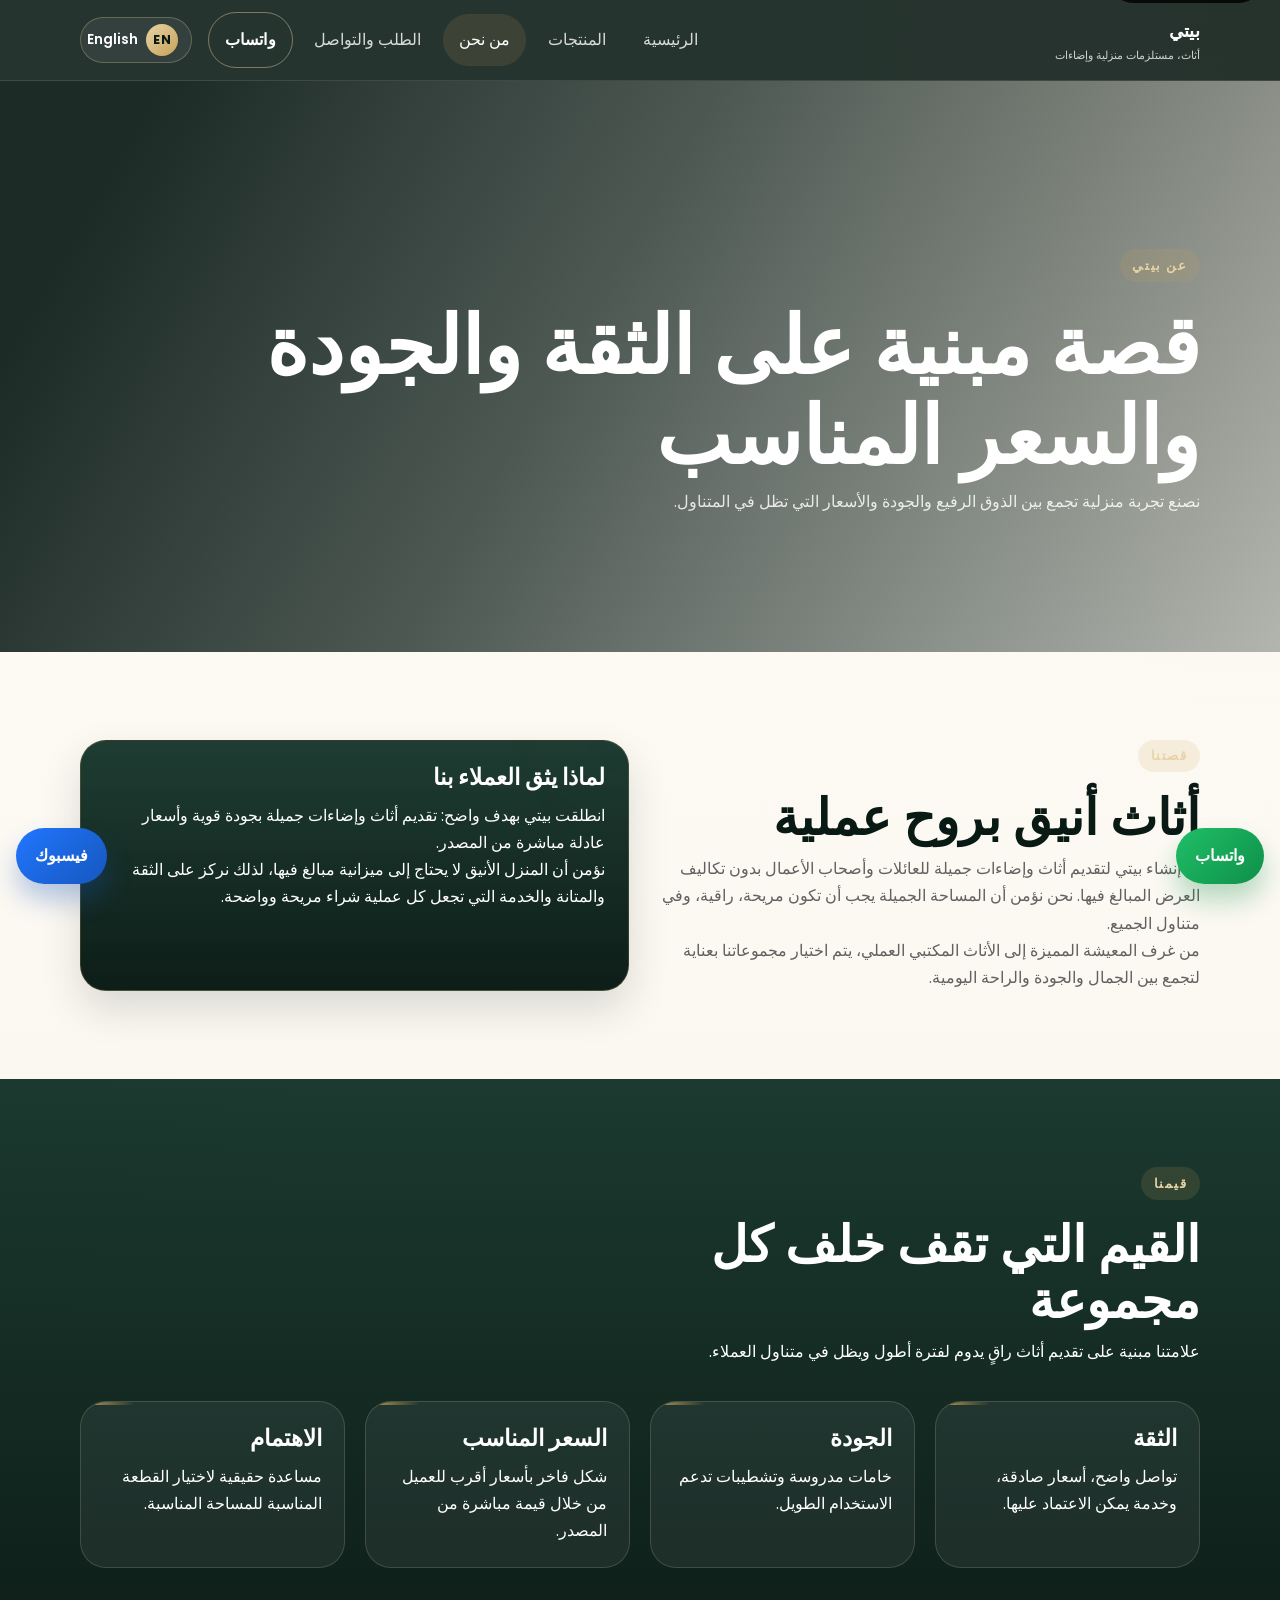
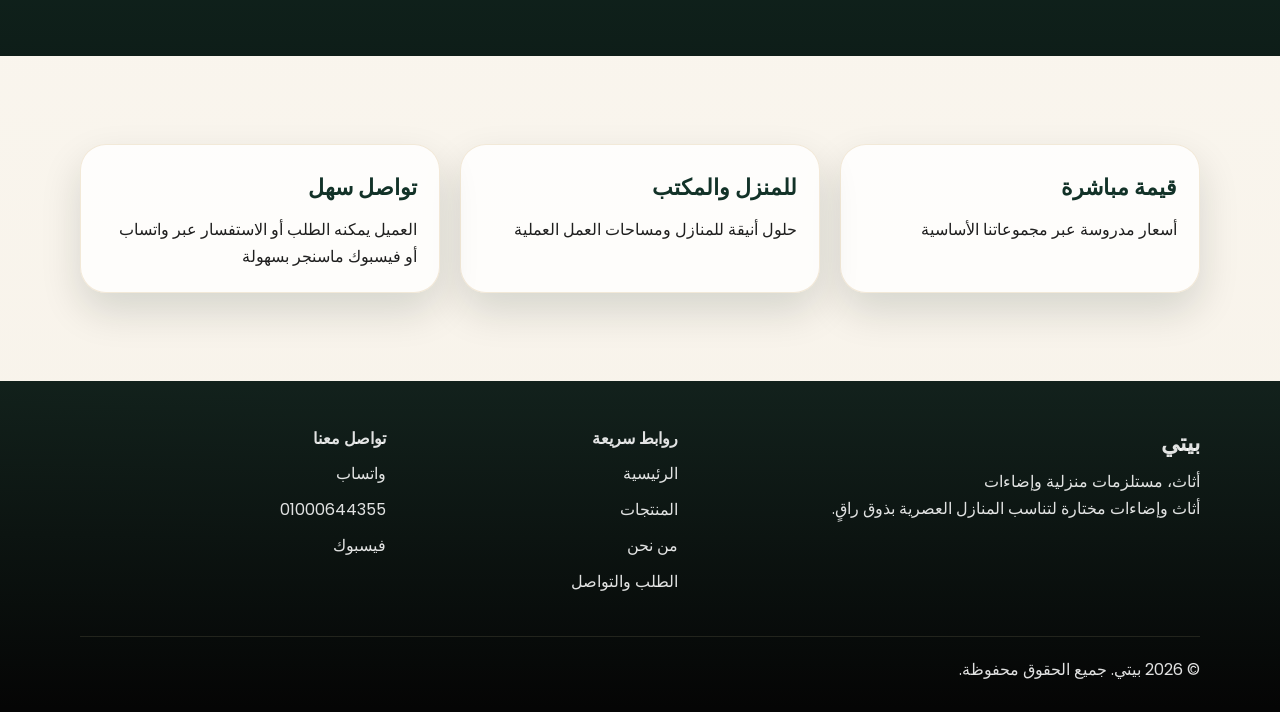
<file: about-ar.html>
<!DOCTYPE html>
<html lang="ar" dir="rtl">
<head>
  <meta charset="UTF-8">
  <meta name="viewport" content="width=device-width, initial-scale=1.0">
  <meta name="description" content="تعرف على بيتي، علامة مبنية على الثقة والجودة والسعر المناسب.">
  <title>بيتي | من نحن</title>
  <meta property="og:title" content="Beity | About Us">
  <meta property="og:description" content="Learn about Beity, a furniture brand built on trust, quality, and affordability.">
  <meta property="og:image" content="https://images.unsplash.com/photo-1524758631624-e2822e304c36?auto=format&fit=crop&w=1200&q=80">
  <meta property="og:type" content="website">
  <link rel="preconnect" href="https://fonts.googleapis.com">
  <link rel="preconnect" href="https://fonts.gstatic.com" crossorigin>
  <link href="https://fonts.googleapis.com/css2?family=Playfair+Display:wght@500;600;700&family=Poppins:wght@300;400;500;600;700&display=swap" rel="stylesheet">
  <link rel="stylesheet" href="styles.css">
</head>
<body>
  <a class="skip-link" href="#main-content">تخطى إلى المحتوى</a>

  <header class="site-header">
    <div class="container">
      <nav class="navbar" aria-label="التنقل الرئيسي">
        <a class="brand" href="index-ar.html" aria-label="الصفحة الرئيسية لبيتي">
          <span class="brand-text">
            <strong>بيتي</strong>
            <small>أثاث، مستلزمات منزلية وإضاءات</small>
          </span>
        </a>

        <div class="nav-menu" id="nav-menu">
          <a class="nav-link" href="index-ar.html">الرئيسية</a>
          <a class="nav-link" href="products-ar.html">المنتجات</a>
          <a class="nav-link active" href="about-ar.html" aria-current="page">من نحن</a>
          <a class="nav-link" href="contact-ar.html">الطلب والتواصل</a>
          <a class="button button-sm button-outline" href="https://wa.me/201000644355?text=%D9%85%D8%B1%D8%AD%D8%A8%D8%A7%D9%8B%20%D8%A8%D9%8A%D8%AA%D9%8A%D8%8C%20%D8%A3%D8%B1%D9%8A%D8%AF%20%D9%85%D8%B9%D8%B1%D9%81%D8%A9%20%D9%85%D8%B2%D9%8A%D8%AF%20%D8%B9%D9%86%20%D8%B9%D9%84%D8%A7%D9%85%D8%AA%D9%83%D9%85." target="_blank" rel="noopener noreferrer">واتساب</a>
        </div>

        <div class="navbar-actions">
          <a class="lang-switch" href="about.html" aria-label="التبديل إلى الإنجليزية">
            <span class="lang-switch-code">EN</span>
            <span class="lang-switch-text">English</span>
          </a>

          <button class="nav-toggle" type="button" aria-expanded="false" aria-controls="nav-menu" aria-label="فتح القائمة" data-open-label="فتح القائمة" data-close-label="إغلاق القائمة">
            <span></span>
            <span></span>
            <span></span>
          </button>
        </div>

        <button class="nav-backdrop" type="button" aria-label="إغلاق التنقل"></button>
      </nav>
    </div>
  </header>

  <main id="main-content">
    <section class="page-hero page-hero-about">
      <div class="container reveal">
        <span class="eyebrow">عن بيتي</span>
        <h1>قصة مبنية على الثقة والجودة والسعر المناسب</h1>
        <p>نصنع تجربة منزلية تجمع بين الذوق الرفيع والجودة والأسعار التي تظل في المتناول.</p>
      </div>
    </section>

    <section class="section">
      <div class="container split-layout">
        <div class="split-content reveal">
          <span class="eyebrow">قصتنا</span>
          <h2>أثاث أنيق بروح عملية</h2>
          <p>تم إنشاء بيتي لتقديم أثاث وإضاءات جميلة للعائلات وأصحاب الأعمال بدون تكاليف العرض المبالغ فيها. نحن نؤمن أن المساحة الجميلة يجب أن تكون مريحة، راقية، وفي متناول الجميع.</p>
          <p>من غرف المعيشة المميزة إلى الأثاث المكتبي العملي، يتم اختيار مجموعاتنا بعناية لتجمع بين الجمال والجودة والراحة اليومية.</p>
        </div>
        <div class="split-card reveal">
          <h3>لماذا يثق العملاء بنا</h3>
          <p>انطلقت بيتي بهدف واضح: تقديم أثاث وإضاءات جميلة بجودة قوية وأسعار عادلة مباشرة من المصدر.</p>
          <p>نؤمن أن المنزل الأنيق لا يحتاج إلى ميزانية مبالغ فيها، لذلك نركز على الثقة والمتانة والخدمة التي تجعل كل عملية شراء مريحة وواضحة.</p>
        </div>
      </div>
    </section>

    <section class="section section-alt">
      <div class="container">
        <div class="section-heading reveal">
          <span class="eyebrow">قيمنا</span>
          <h2>القيم التي تقف خلف كل مجموعة</h2>
          <p>علامتنا مبنية على تقديم أثاث راقٍ يدوم لفترة أطول ويظل في متناول العملاء.</p>
        </div>

        <div class="feature-grid">
          <article class="feature-card reveal">
            <h3>الثقة</h3>
            <p>تواصل واضح، أسعار صادقة، وخدمة يمكن الاعتماد عليها.</p>
          </article>
          <article class="feature-card reveal">
            <h3>الجودة</h3>
            <p>خامات مدروسة وتشطيبات تدعم الاستخدام الطويل.</p>
          </article>
          <article class="feature-card reveal">
            <h3>السعر المناسب</h3>
            <p>شكل فاخر بأسعار أقرب للعميل من خلال قيمة مباشرة من المصدر.</p>
          </article>
          <article class="feature-card reveal">
            <h3>الاهتمام</h3>
            <p>مساعدة حقيقية لاختيار القطعة المناسبة للمساحة المناسبة.</p>
          </article>
        </div>
      </div>
    </section>

    <section class="section">
      <div class="container stats-grid">
        <article class="stat-card reveal">
          <strong>قيمة مباشرة</strong>
          <span>أسعار مدروسة عبر مجموعاتنا الأساسية</span>
        </article>
        <article class="stat-card reveal">
          <strong>للمنزل والمكتب</strong>
          <span>حلول أنيقة للمنازل ومساحات العمل العملية</span>
        </article>
        <article class="stat-card reveal">
          <strong>تواصل سهل</strong>
          <span>العميل يمكنه الطلب أو الاستفسار عبر واتساب أو فيسبوك ماسنجر بسهولة</span>
        </article>
      </div>
    </section>
  </main>

  <footer class="site-footer">
    <div class="container footer-content">
      <div>
        <h3>بيتي</h3>
        <p>أثاث، مستلزمات منزلية وإضاءات</p>
        <p>أثاث وإضاءات مختارة لتناسب المنازل العصرية بذوق راقٍ.</p>
      </div>
      <div>
        <h4>روابط سريعة</h4>
        <a href="index-ar.html">الرئيسية</a>
        <a href="products-ar.html">المنتجات</a>
        <a href="about-ar.html">من نحن</a>
        <a href="contact-ar.html">الطلب والتواصل</a>
      </div>
      <div>
        <h4>تواصل معنا</h4>
        <a href="https://wa.me/201000644355" target="_blank" rel="noopener noreferrer">واتساب</a>
        <a href="tel:+201000644355">01000644355</a>
        <a href="https://www.facebook.com/profile.php?id=61565101641200" target="_blank" rel="noopener noreferrer">فيسبوك</a>
      </div>
    </div>
    <div class="container footer-bottom">
      <p>© 2026 بيتي. جميع الحقوق محفوظة.</p>
    </div>
  </footer>

  <a class="floating-facebook" href="https://www.facebook.com/profile.php?id=61565101641200" target="_blank" rel="noopener noreferrer" aria-label="افتح فيسبوك">
    <span>فيسبوك</span>
  </a>
  <a class="floating-whatsapp" href="https://wa.me/201000644355?text=%D9%85%D8%B1%D8%AD%D8%A8%D8%A7%D9%8B%20%D8%A8%D9%8A%D8%AA%D9%8A%D8%8C%20%D8%A3%D8%B1%D9%8A%D8%AF%20%D9%85%D8%B9%D8%B1%D9%81%D8%A9%20%D9%85%D8%B2%D9%8A%D8%AF%20%D8%B9%D9%86%20%D8%B9%D9%84%D8%A7%D9%85%D8%AA%D9%83%D9%85." target="_blank" rel="noopener noreferrer" aria-label="التواصل على واتساب">
    <span>واتساب</span>
  </a>

  <script src="script.js"></script>
</body>
</html>
</file>
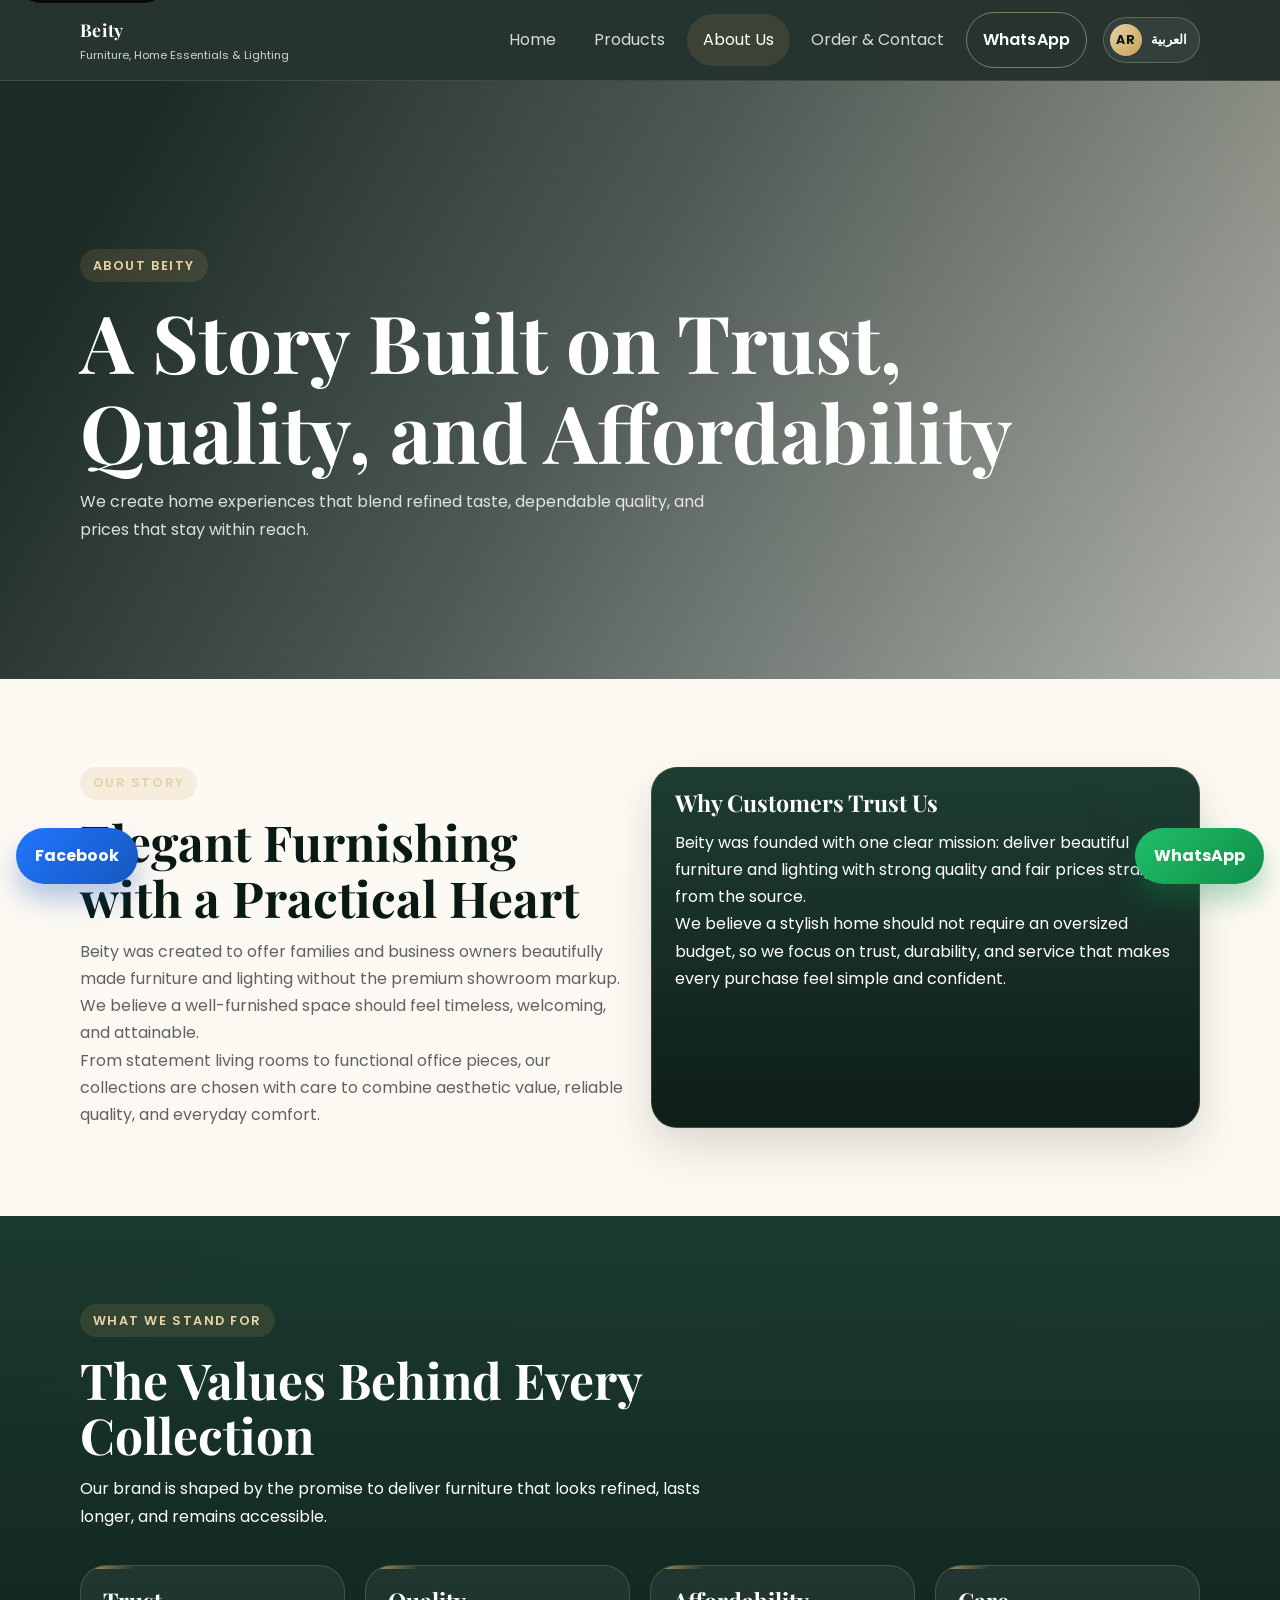
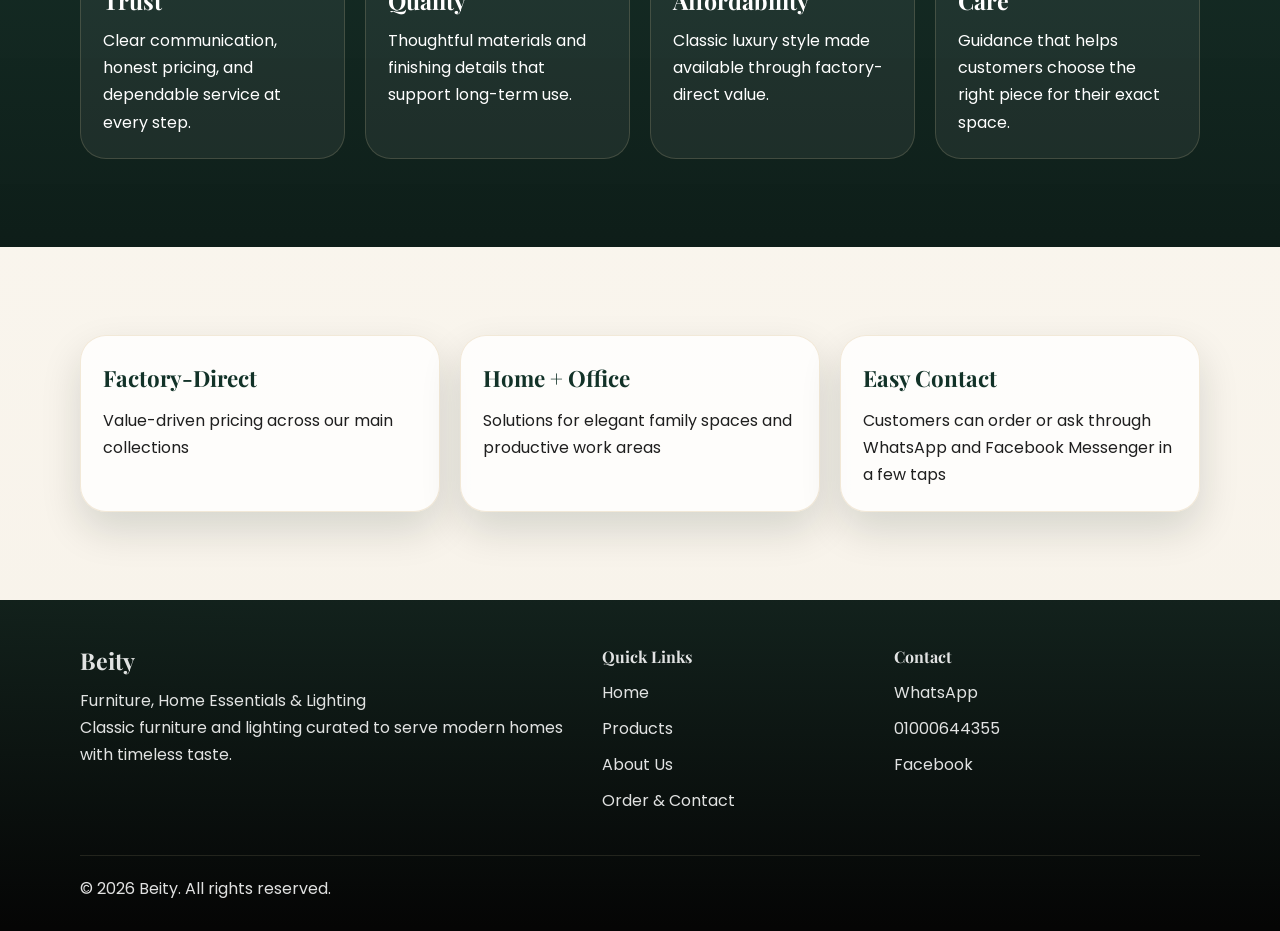
<file: about.html>
<!DOCTYPE html>
<html lang="en">
<head>
  <meta charset="UTF-8">
  <meta name="viewport" content="width=device-width, initial-scale=1.0">
  <meta name="description" content="Learn more about Beity, a brand built on trust, quality, and affordability.">
  <title>Beity | About Us</title>
  <meta property="og:title" content="Beity | About Us">
  <meta property="og:description" content="Learn about Beity, a furniture brand built on trust, quality, and affordability.">
  <meta property="og:image" content="https://images.unsplash.com/photo-1524758631624-e2822e304c36?auto=format&fit=crop&w=1200&q=80">
  <meta property="og:type" content="website">
  <link rel="preconnect" href="https://fonts.googleapis.com">
  <link rel="preconnect" href="https://fonts.gstatic.com" crossorigin>
  <link href="https://fonts.googleapis.com/css2?family=Playfair+Display:wght@500;600;700&family=Poppins:wght@300;400;500;600;700&display=swap" rel="stylesheet">
  <link rel="stylesheet" href="styles.css">
</head>
<body>
  <a class="skip-link" href="#main-content">Skip to content</a>

  <header class="site-header">
    <div class="container">
      <nav class="navbar" aria-label="Primary navigation">
        <a class="brand" href="index.html" aria-label="Beity home">
          <span class="brand-text">
            <strong>Beity</strong>
            <small>Furniture, Home Essentials &amp; Lighting</small>
          </span>
        </a>

        <div class="nav-menu" id="nav-menu">
          <a class="nav-link" href="index.html">Home</a>
          <a class="nav-link" href="products.html">Products</a>
          <a class="nav-link active" href="about.html" aria-current="page">About Us</a>
          <a class="nav-link" href="contact.html">Order &amp; Contact</a>
          <a class="button button-sm button-outline" href="https://wa.me/201000644355?text=Hello%20Beity%2C%20I%20would%20like%20to%20know%20more%20about%20your%20brand." target="_blank" rel="noopener noreferrer">WhatsApp</a>
        </div>

        <div class="navbar-actions">
          <a class="lang-switch" href="about-ar.html" aria-label="Switch to Arabic">
            <span class="lang-switch-code">AR</span>
            <span class="lang-switch-text">العربية</span>
          </a>

          <button class="nav-toggle" type="button" aria-expanded="false" aria-controls="nav-menu" aria-label="Open menu" data-open-label="Open menu" data-close-label="Close menu">
            <span></span>
            <span></span>
            <span></span>
          </button>
        </div>

        <button class="nav-backdrop" type="button" aria-label="Close navigation"></button>
      </nav>
    </div>
  </header>

  <main id="main-content">
    <section class="page-hero page-hero-about">
      <div class="container reveal">
        <span class="eyebrow">About Beity</span>
        <h1>A Story Built on Trust, Quality, and Affordability</h1>
        <p>We create home experiences that blend refined taste, dependable quality, and prices that stay within reach.</p>
      </div>
    </section>

    <section class="section">
      <div class="container split-layout">
        <div class="split-content reveal">
          <span class="eyebrow">Our Story</span>
          <h2>Elegant Furnishing with a Practical Heart</h2>
          <p>Beity was created to offer families and business owners beautifully made furniture and lighting without the premium showroom markup. We believe a well-furnished space should feel timeless, welcoming, and attainable.</p>
          <p>From statement living rooms to functional office pieces, our collections are chosen with care to combine aesthetic value, reliable quality, and everyday comfort.</p>
        </div>
        <div class="split-card reveal">
          <h3>Why Customers Trust Us</h3>
          <p>Beity was founded with one clear mission: deliver beautiful furniture and lighting with strong quality and fair prices straight from the source.</p>
          <p>We believe a stylish home should not require an oversized budget, so we focus on trust, durability, and service that makes every purchase feel simple and confident.</p>
        </div>
      </div>
    </section>

    <section class="section section-alt">
      <div class="container">
        <div class="section-heading reveal">
          <span class="eyebrow">What We Stand For</span>
          <h2>The Values Behind Every Collection</h2>
          <p>Our brand is shaped by the promise to deliver furniture that looks refined, lasts longer, and remains accessible.</p>
        </div>

        <div class="feature-grid">
          <article class="feature-card reveal">
            <h3>Trust</h3>
            <p>Clear communication, honest pricing, and dependable service at every step.</p>
          </article>
          <article class="feature-card reveal">
            <h3>Quality</h3>
            <p>Thoughtful materials and finishing details that support long-term use.</p>
          </article>
          <article class="feature-card reveal">
            <h3>Affordability</h3>
            <p>Classic luxury style made available through factory-direct value.</p>
          </article>
          <article class="feature-card reveal">
            <h3>Care</h3>
            <p>Guidance that helps customers choose the right piece for their exact space.</p>
          </article>
        </div>
      </div>
    </section>

    <section class="section">
      <div class="container stats-grid">
        <article class="stat-card reveal">
          <strong>Factory-Direct</strong>
          <span>Value-driven pricing across our main collections</span>
        </article>
        <article class="stat-card reveal">
          <strong>Home + Office</strong>
          <span>Solutions for elegant family spaces and productive work areas</span>
        </article>
        <article class="stat-card reveal">
          <strong>Easy Contact</strong>
          <span>Customers can order or ask through WhatsApp and Facebook Messenger in a few taps</span>
        </article>
      </div>
    </section>
  </main>

  <footer class="site-footer">
    <div class="container footer-content">
      <div>
        <h3>Beity</h3>
        <p>Furniture, Home Essentials &amp; Lighting</p>
        <p>Classic furniture and lighting curated to serve modern homes with timeless taste.</p>
      </div>
      <div>
        <h4>Quick Links</h4>
        <a href="index.html">Home</a>
        <a href="products.html">Products</a>
        <a href="about.html">About Us</a>
        <a href="contact.html">Order &amp; Contact</a>
      </div>
      <div>
        <h4>Contact</h4>
        <a href="https://wa.me/201000644355" target="_blank" rel="noopener noreferrer">WhatsApp</a>
        <a href="tel:+201000644355">01000644355</a>
        <a href="https://www.facebook.com/profile.php?id=61565101641200" target="_blank" rel="noopener noreferrer">Facebook</a>
      </div>
    </div>
    <div class="container footer-bottom">
      <p>&copy; 2026 Beity. All rights reserved.</p>
    </div>
  </footer>

  <a class="floating-facebook" href="https://www.facebook.com/profile.php?id=61565101641200" target="_blank" rel="noopener noreferrer" aria-label="Open Facebook">
    <span>Facebook</span>
  </a>
  <a class="floating-whatsapp" href="https://wa.me/201000644355?text=Hello%20Beity%2C%20I%20want%20to%20know%20more%20about%20your%20brand." target="_blank" rel="noopener noreferrer" aria-label="Chat on WhatsApp">
    <span>WhatsApp</span>
  </a>

  <script src="script.js"></script>
</body>
</html>
</file>
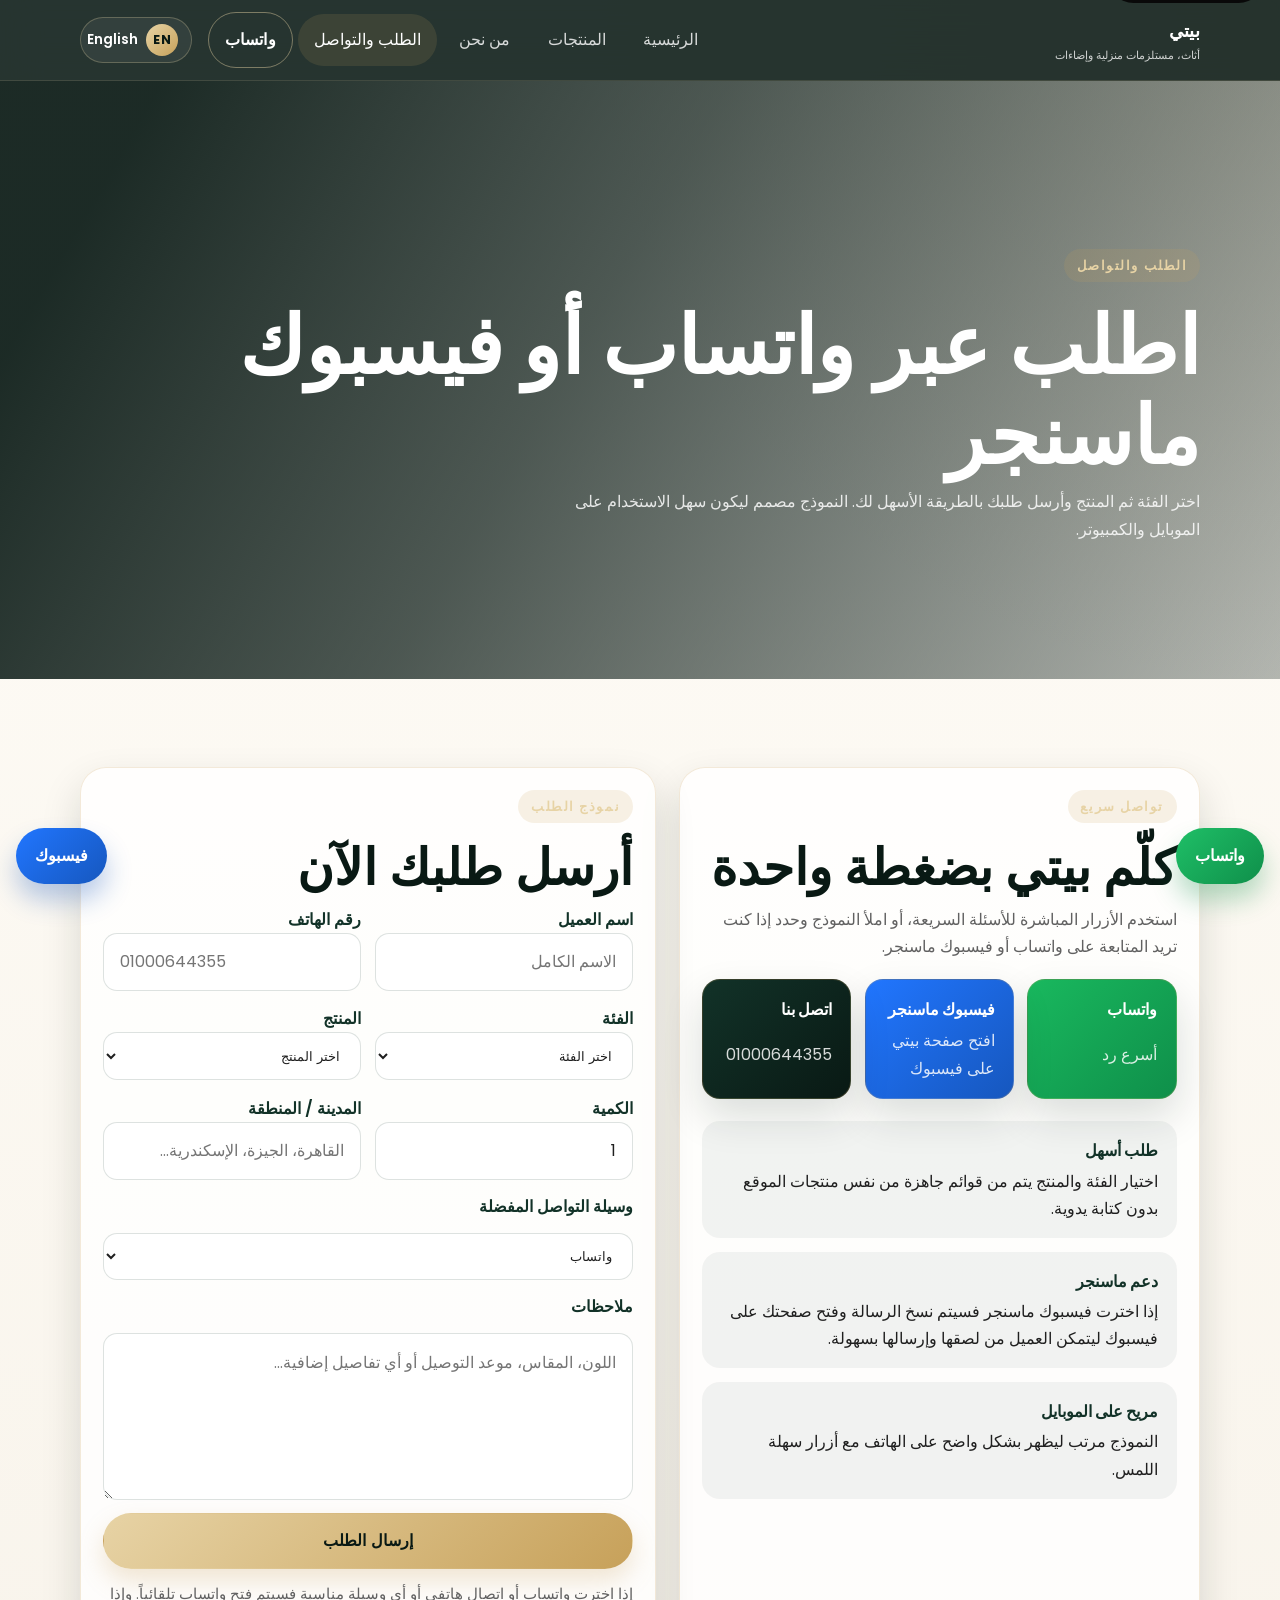
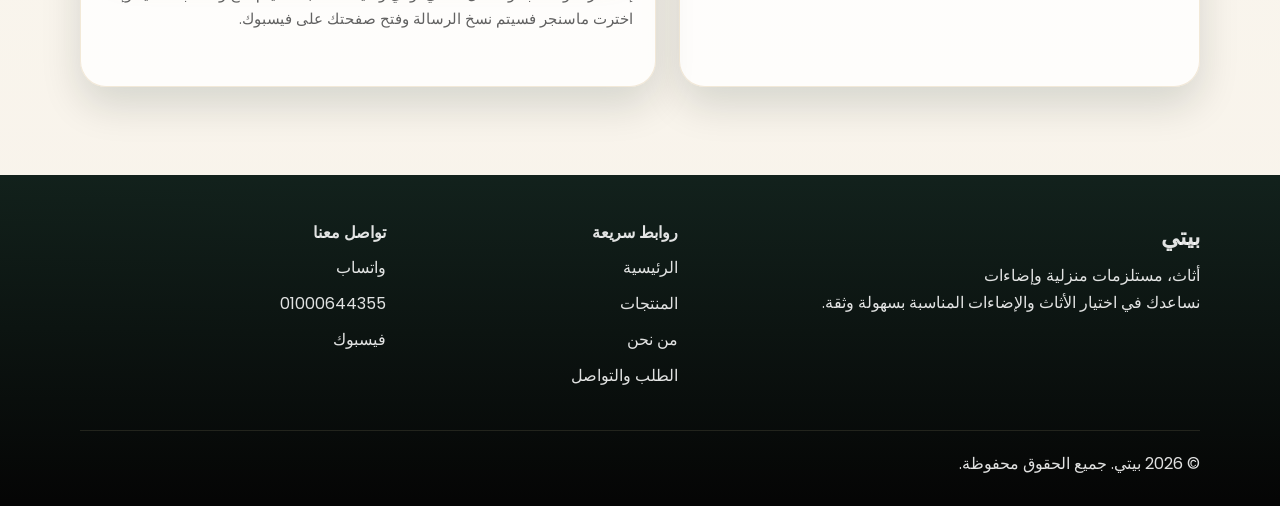
<file: contact-ar.html>
<!DOCTYPE html>
<html lang="ar" dir="rtl">
<head>
  <meta charset="UTF-8">
  <meta name="viewport" content="width=device-width, initial-scale=1.0">
  <meta name="description" content="اطلب من بيتي عبر واتساب أو فيسبوك ماسنجر أو نموذج طلب بسيط وسهل على الموبايل.">
  <title>بيتي | الطلب والتواصل</title>
  <meta property="og:title" content="Beity | Order & Contact">
  <meta property="og:description" content="Order from Beity through WhatsApp or Facebook Messenger with a simple mobile-friendly form.">
  <meta property="og:image" content="https://images.unsplash.com/photo-1497366754035-f200968a6e72?auto=format&fit=crop&w=1200&q=80">
  <meta property="og:type" content="website">
  <link rel="preconnect" href="https://fonts.googleapis.com">
  <link rel="preconnect" href="https://fonts.gstatic.com" crossorigin>
  <link href="https://fonts.googleapis.com/css2?family=Playfair+Display:wght@500;600;700&family=Poppins:wght@300;400;500;600;700&display=swap" rel="stylesheet">
  <link rel="stylesheet" href="styles.css">
</head>
<body>
  <a class="skip-link" href="#main-content">تخطى إلى المحتوى</a>

  <header class="site-header">
    <div class="container">
      <nav class="navbar" aria-label="التنقل الرئيسي">
        <a class="brand" href="index-ar.html" aria-label="الصفحة الرئيسية لبيتي">
          <span class="brand-text">
            <strong>بيتي</strong>
            <small>أثاث، مستلزمات منزلية وإضاءات</small>
          </span>
        </a>

        <div class="nav-menu" id="nav-menu">
          <a class="nav-link" href="index-ar.html">الرئيسية</a>
          <a class="nav-link" href="products-ar.html">المنتجات</a>
          <a class="nav-link" href="about-ar.html">من نحن</a>
          <a class="nav-link active" href="contact-ar.html" aria-current="page">الطلب والتواصل</a>
          <a class="button button-sm button-outline" href="https://wa.me/201000644355?text=%D9%85%D8%B1%D8%AD%D8%A8%D8%A7%D9%8B%20%D8%A8%D9%8A%D8%AA%D9%8A%D8%8C%20%D8%A3%D8%B1%D9%8A%D8%AF%20%D8%A7%D9%84%D8%AA%D9%88%D8%A7%D8%B5%D9%84%20%D9%85%D8%B9%D9%83%D9%85." target="_blank" rel="noopener noreferrer">واتساب</a>
        </div>

        <div class="navbar-actions">
          <a class="lang-switch" href="contact.html" aria-label="التبديل إلى الإنجليزية">
            <span class="lang-switch-code">EN</span>
            <span class="lang-switch-text">English</span>
          </a>

          <button class="nav-toggle" type="button" aria-expanded="false" aria-controls="nav-menu" aria-label="فتح القائمة" data-open-label="فتح القائمة" data-close-label="إغلاق القائمة">
            <span></span>
            <span></span>
            <span></span>
          </button>
        </div>

        <button class="nav-backdrop" type="button" aria-label="إغلاق التنقل"></button>
      </nav>
    </div>
  </header>

  <main id="main-content">
    <section class="page-hero page-hero-contact">
      <div class="container reveal">
        <span class="eyebrow">الطلب والتواصل</span>
        <h1>اطلب عبر واتساب أو فيسبوك ماسنجر</h1>
        <p>اختر الفئة ثم المنتج وأرسل طلبك بالطريقة الأسهل لك. النموذج مصمم ليكون سهل الاستخدام على الموبايل والكمبيوتر.</p>
      </div>
    </section>

    <section class="section">
      <div class="container contact-layout">
        <div class="contact-panel reveal">
          <span class="eyebrow">تواصل سريع</span>
          <h2>كلّم بيتي بضغطة واحدة</h2>
          <p>استخدم الأزرار المباشرة للأسئلة السريعة، أو املأ النموذج وحدد إذا كنت تريد المتابعة على واتساب أو فيسبوك ماسنجر.</p>

          <div class="quick-contact-grid">
            <a class="quick-contact-card quick-whatsapp" href="https://wa.me/201000644355?text=%D9%85%D8%B1%D8%AD%D8%A8%D8%A7%D9%8B%20%D8%A8%D9%8A%D8%AA%D9%8A%D8%8C%20%D9%84%D8%AF%D9%8A%20%D8%B3%D8%A4%D8%A7%D9%84." target="_blank" rel="noopener noreferrer">
              <strong>واتساب</strong>
              <span>أسرع رد</span>
            </a>
            <a class="quick-contact-card quick-facebook" href="https://www.facebook.com/profile.php?id=61565101641200" target="_blank" rel="noopener noreferrer">
              <strong>فيسبوك ماسنجر</strong>
              <span>افتح صفحة بيتي على فيسبوك</span>
            </a>
            <a class="quick-contact-card quick-call" href="tel:+201000644355">
              <strong>اتصل بنا</strong>
              <span>01000644355</span>
            </a>
          </div>

          <div class="info-list">
            <div class="info-item">
              <strong>طلب أسهل</strong>
              <span>اختيار الفئة والمنتج يتم من قوائم جاهزة من نفس منتجات الموقع بدون كتابة يدوية.</span>
            </div>
            <div class="info-item">
              <strong>دعم ماسنجر</strong>
              <span>إذا اخترت فيسبوك ماسنجر فسيتم نسخ الرسالة وفتح صفحتك على فيسبوك ليتمكن العميل من لصقها وإرسالها بسهولة.</span>
            </div>
            <div class="info-item">
              <strong>مريح على الموبايل</strong>
              <span>النموذج مرتب ليظهر بشكل واضح على الهاتف مع أزرار سهلة اللمس.</span>
            </div>
          </div>
        </div>

        <div class="contact-form-card reveal">
          <span class="eyebrow">نموذج الطلب</span>
          <h2>أرسل طلبك الآن</h2>
          <form class="contact-form" id="orderForm">
            <div class="form-grid">
              <div>
                <label for="customerName">اسم العميل</label>
                <input id="customerName" name="name" type="text" placeholder="الاسم الكامل" required>
              </div>
              <div>
                <label for="customerPhone">رقم الهاتف</label>
                <input id="customerPhone" name="phone" type="tel" inputmode="tel" placeholder="01000644355" required>
              </div>
              <div>
                <label for="productCategory">الفئة</label>
                <select id="productCategory" name="category" required>
                  <option value="">اختر الفئة</option>
                </select>
              </div>
              <div>
                <label for="productName">المنتج</label>
                <select id="productName" name="product" required>
                  <option value="">اختر المنتج</option>
                </select>
              </div>
              <div>
                <label for="quantity">الكمية</label>
                <input id="quantity" name="quantity" type="number" min="1" value="1" required>
              </div>
              <div>
                <label for="city">المدينة / المنطقة</label>
                <input id="city" name="city" type="text" placeholder="القاهرة، الجيزة، الإسكندرية...">
              </div>
            </div>

            <label for="preferredContact">وسيلة التواصل المفضلة</label>
            <select id="preferredContact" name="preferredContact">
              <option value="واتساب">واتساب</option>
              <option value="ماسنجر">فيسبوك ماسنجر</option>
              <option value="اتصال هاتفي">اتصال هاتفي</option>
              <option value="أي وسيلة مناسبة">أي وسيلة مناسبة</option>
            </select>

            <label for="notes">ملاحظات</label>
            <textarea id="notes" name="notes" rows="5" placeholder="اللون، المقاس، موعد التوصيل أو أي تفاصيل إضافية..."></textarea>

            <button class="button button-primary" type="submit">إرسال الطلب</button>
            <p class="form-note">إذا اخترت واتساب أو اتصال هاتفي أو أي وسيلة مناسبة فسيتم فتح واتساب تلقائياً. وإذا اخترت ماسنجر فسيتم نسخ الرسالة وفتح صفحتك على فيسبوك.</p>
            <p class="form-status" id="formStatus" aria-live="polite"></p>
          </form>
        </div>
      </div>
    </section>
  </main>

  <footer class="site-footer">
    <div class="container footer-content">
      <div>
        <h3>بيتي</h3>
        <p>أثاث، مستلزمات منزلية وإضاءات</p>
        <p>نساعدك في اختيار الأثاث والإضاءات المناسبة بسهولة وثقة.</p>
      </div>
      <div>
        <h4>روابط سريعة</h4>
        <a href="index-ar.html">الرئيسية</a>
        <a href="products-ar.html">المنتجات</a>
        <a href="about-ar.html">من نحن</a>
        <a href="contact-ar.html">الطلب والتواصل</a>
      </div>
      <div>
        <h4>تواصل معنا</h4>
        <a href="https://wa.me/201000644355" target="_blank" rel="noopener noreferrer">واتساب</a>
        <a href="tel:+201000644355">01000644355</a>
        <a href="https://www.facebook.com/profile.php?id=61565101641200" target="_blank" rel="noopener noreferrer">فيسبوك</a>
      </div>
    </div>
    <div class="container footer-bottom">
      <p>© 2026 بيتي. جميع الحقوق محفوظة.</p>
    </div>
  </footer>

  <a class="floating-facebook" href="https://www.facebook.com/profile.php?id=61565101641200" target="_blank" rel="noopener noreferrer" aria-label="افتح فيسبوك">
    <span>فيسبوك</span>
  </a>
  <a class="floating-whatsapp" href="https://wa.me/201000644355?text=%D9%85%D8%B1%D8%AD%D8%A8%D8%A7%D9%8B%20%D8%A8%D9%8A%D8%AA%D9%8A%D8%8C%20%D8%A3%D8%B1%D9%8A%D8%AF%20%D8%A7%D9%84%D8%AA%D9%88%D8%A7%D8%B5%D9%84%20%D9%85%D8%B9%D9%83%D9%85." target="_blank" rel="noopener noreferrer" aria-label="التواصل على واتساب">
    <span>واتساب</span>
  </a>

  <script src="script.js"></script>
</body>
</html>
</file>
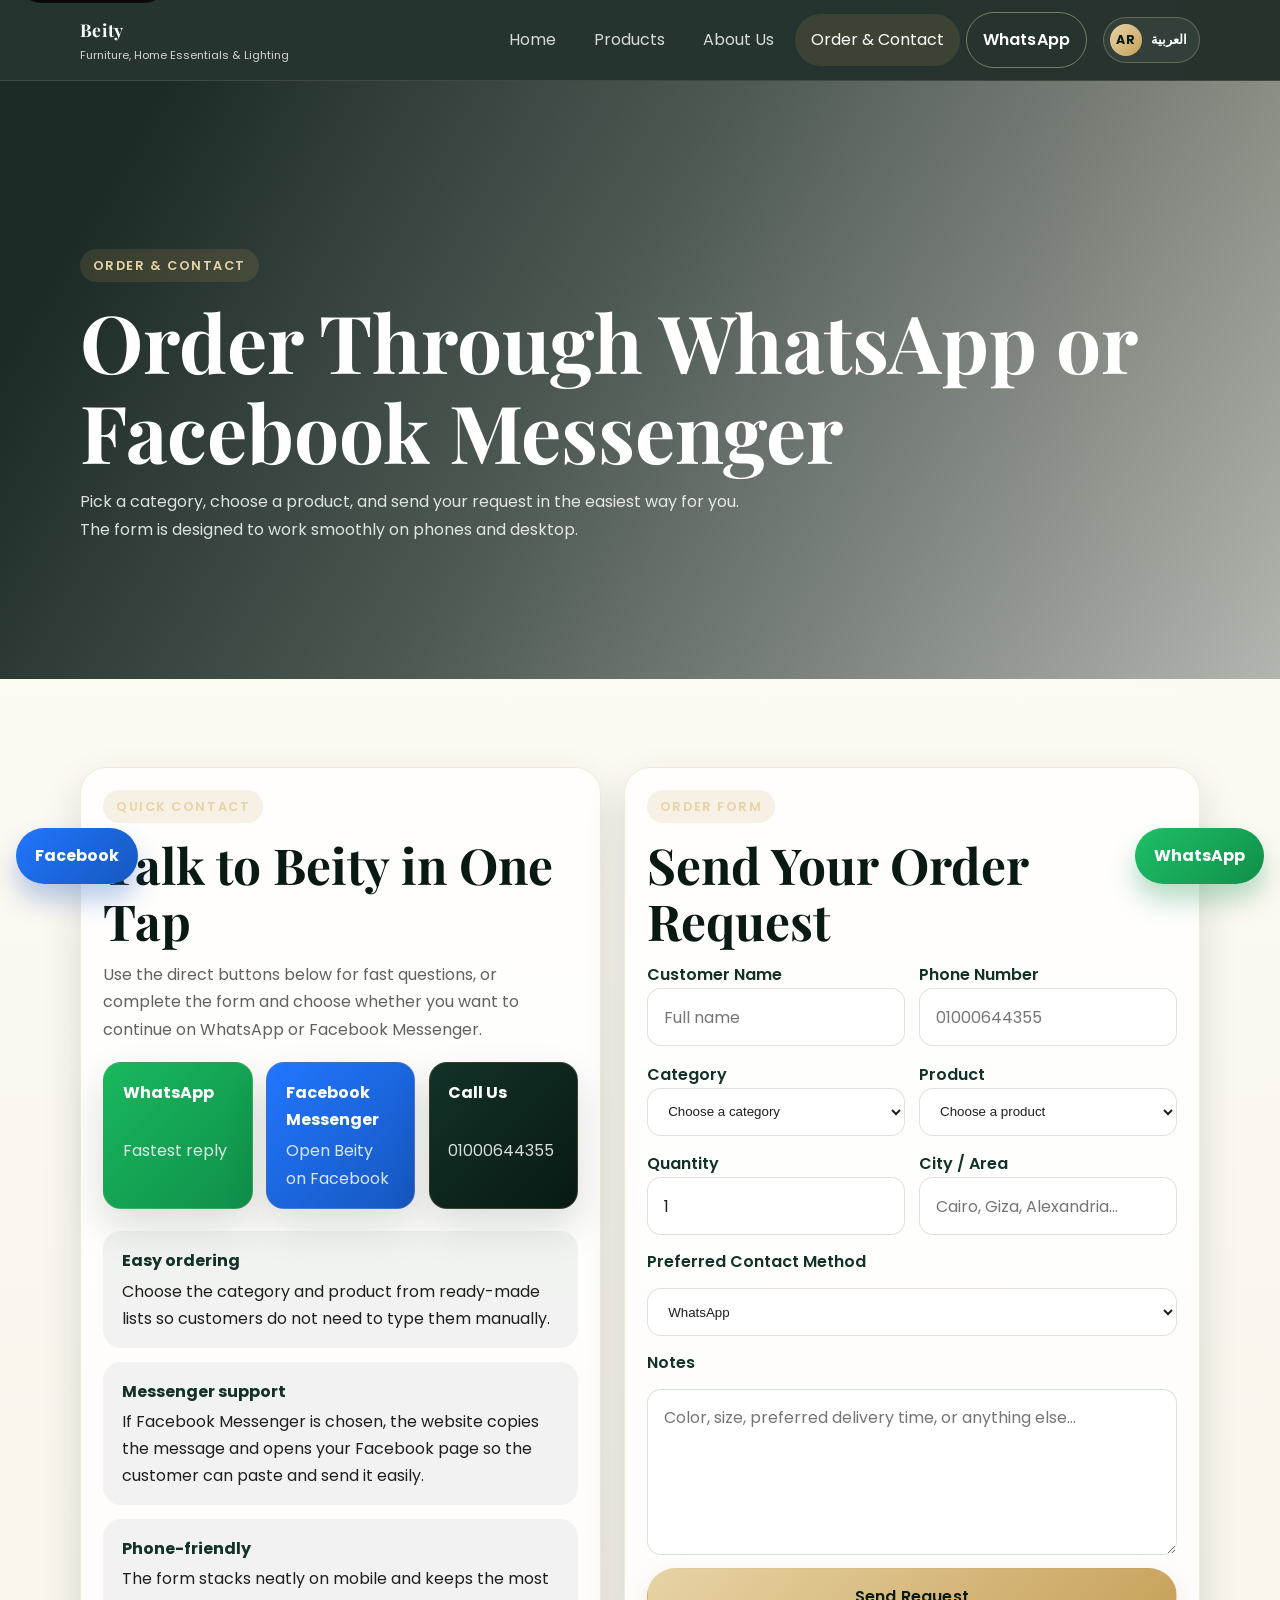
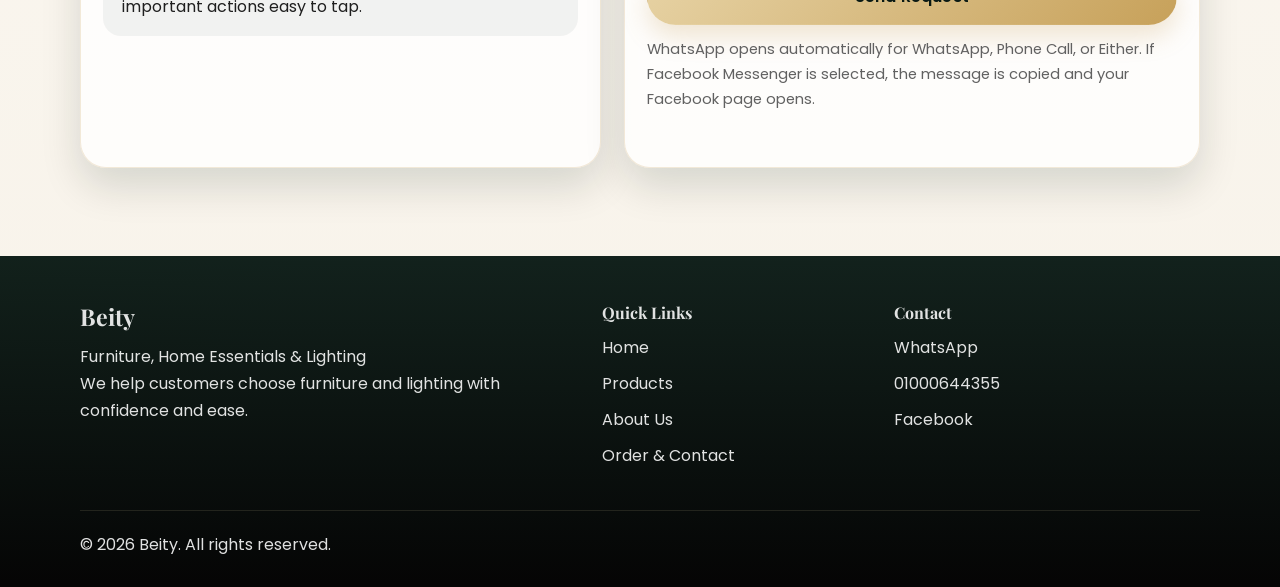
<file: contact.html>
<!DOCTYPE html>
<html lang="en">
<head>
  <meta charset="UTF-8">
  <meta name="viewport" content="width=device-width, initial-scale=1.0">
  <meta name="description" content="Order from Beity through WhatsApp, Facebook Messenger, or a simple mobile-friendly order form.">
  <title>Beity | Order & Contact</title>
  <meta property="og:title" content="Beity | Order & Contact">
  <meta property="og:description" content="Order from Beity through WhatsApp or Facebook Messenger with a simple mobile-friendly form.">
  <meta property="og:image" content="https://images.unsplash.com/photo-1497366754035-f200968a6e72?auto=format&fit=crop&w=1200&q=80">
  <meta property="og:type" content="website">
  <link rel="preconnect" href="https://fonts.googleapis.com">
  <link rel="preconnect" href="https://fonts.gstatic.com" crossorigin>
  <link href="https://fonts.googleapis.com/css2?family=Playfair+Display:wght@500;600;700&family=Poppins:wght@300;400;500;600;700&display=swap" rel="stylesheet">
  <link rel="stylesheet" href="styles.css">
</head>
<body>
  <a class="skip-link" href="#main-content">Skip to content</a>

  <header class="site-header">
    <div class="container">
      <nav class="navbar" aria-label="Primary navigation">
        <a class="brand" href="index.html" aria-label="Beity home">
          <span class="brand-text">
            <strong>Beity</strong>
            <small>Furniture, Home Essentials &amp; Lighting</small>
          </span>
        </a>

        <div class="nav-menu" id="nav-menu">
          <a class="nav-link" href="index.html">Home</a>
          <a class="nav-link" href="products.html">Products</a>
          <a class="nav-link" href="about.html">About Us</a>
          <a class="nav-link active" href="contact.html" aria-current="page">Order &amp; Contact</a>
          <a class="button button-sm button-outline" href="https://wa.me/201000644355?text=Hello%20Beity%2C%20I%20want%20to%20contact%20your%20team." target="_blank" rel="noopener noreferrer">WhatsApp</a>
        </div>

        <div class="navbar-actions">
          <a class="lang-switch" href="contact-ar.html" aria-label="Switch to Arabic">
            <span class="lang-switch-code">AR</span>
            <span class="lang-switch-text">العربية</span>
          </a>

          <button class="nav-toggle" type="button" aria-expanded="false" aria-controls="nav-menu" aria-label="Open menu" data-open-label="Open menu" data-close-label="Close menu">
            <span></span>
            <span></span>
            <span></span>
          </button>
        </div>

        <button class="nav-backdrop" type="button" aria-label="Close navigation"></button>
      </nav>
    </div>
  </header>

  <main id="main-content">
    <section class="page-hero page-hero-contact">
      <div class="container reveal">
        <span class="eyebrow">Order &amp; Contact</span>
        <h1>Order Through WhatsApp or Facebook Messenger</h1>
        <p>Pick a category, choose a product, and send your request in the easiest way for you. The form is designed to work smoothly on phones and desktop.</p>
      </div>
    </section>

    <section class="section">
      <div class="container contact-layout">
        <div class="contact-panel reveal">
          <span class="eyebrow">Quick Contact</span>
          <h2>Talk to Beity in One Tap</h2>
          <p>Use the direct buttons below for fast questions, or complete the form and choose whether you want to continue on WhatsApp or Facebook Messenger.</p>

          <div class="quick-contact-grid">
            <a class="quick-contact-card quick-whatsapp" href="https://wa.me/201000644355?text=Hello%20Beity%2C%20I%20have%20a%20question." target="_blank" rel="noopener noreferrer">
              <strong>WhatsApp</strong>
              <span>Fastest reply</span>
            </a>
            <a class="quick-contact-card quick-facebook" href="https://www.facebook.com/profile.php?id=61565101641200" target="_blank" rel="noopener noreferrer">
              <strong>Facebook Messenger</strong>
              <span>Open Beity on Facebook</span>
            </a>
            <a class="quick-contact-card quick-call" href="tel:+201000644355">
              <strong>Call Us</strong>
              <span>01000644355</span>
            </a>
          </div>

          <div class="info-list">
            <div class="info-item">
              <strong>Easy ordering</strong>
              <span>Choose the category and product from ready-made lists so customers do not need to type them manually.</span>
            </div>
            <div class="info-item">
              <strong>Messenger support</strong>
              <span>If Facebook Messenger is chosen, the website copies the message and opens your Facebook page so the customer can paste and send it easily.</span>
            </div>
            <div class="info-item">
              <strong>Phone-friendly</strong>
              <span>The form stacks neatly on mobile and keeps the most important actions easy to tap.</span>
            </div>
          </div>
        </div>

        <div class="contact-form-card reveal">
          <span class="eyebrow">Order Form</span>
          <h2>Send Your Order Request</h2>
          <form class="contact-form" id="orderForm">
            <div class="form-grid">
              <div>
                <label for="customerName">Customer Name</label>
                <input id="customerName" name="name" type="text" placeholder="Full name" required>
              </div>
              <div>
                <label for="customerPhone">Phone Number</label>
                <input id="customerPhone" name="phone" type="tel" inputmode="tel" placeholder="01000644355" required>
              </div>
              <div>
                <label for="productCategory">Category</label>
                <select id="productCategory" name="category" required>
                  <option value="">Choose a category</option>
                </select>
              </div>
              <div>
                <label for="productName">Product</label>
                <select id="productName" name="product" required>
                  <option value="">Choose a product</option>
                </select>
              </div>
              <div>
                <label for="quantity">Quantity</label>
                <input id="quantity" name="quantity" type="number" min="1" value="1" required>
              </div>
              <div>
                <label for="city">City / Area</label>
                <input id="city" name="city" type="text" placeholder="Cairo, Giza, Alexandria...">
              </div>
            </div>

            <label for="preferredContact">Preferred Contact Method</label>
            <select id="preferredContact" name="preferredContact">
              <option value="WhatsApp">WhatsApp</option>
              <option value="Facebook Messenger">Facebook Messenger</option>
              <option value="Phone Call">Phone Call</option>
              <option value="Either">Either</option>
            </select>

            <label for="notes">Notes</label>
            <textarea id="notes" name="notes" rows="5" placeholder="Color, size, preferred delivery time, or anything else..."></textarea>

            <button class="button button-primary" type="submit">Send Request</button>
            <p class="form-note">WhatsApp opens automatically for WhatsApp, Phone Call, or Either. If Facebook Messenger is selected, the message is copied and your Facebook page opens.</p>
            <p class="form-status" id="formStatus" aria-live="polite"></p>
          </form>
        </div>
      </div>
    </section>
  </main>

  <footer class="site-footer">
    <div class="container footer-content">
      <div>
        <h3>Beity</h3>
        <p>Furniture, Home Essentials &amp; Lighting</p>
        <p>We help customers choose furniture and lighting with confidence and ease.</p>
      </div>
      <div>
        <h4>Quick Links</h4>
        <a href="index.html">Home</a>
        <a href="products.html">Products</a>
        <a href="about.html">About Us</a>
        <a href="contact.html">Order &amp; Contact</a>
      </div>
      <div>
        <h4>Contact</h4>
        <a href="https://wa.me/201000644355" target="_blank" rel="noopener noreferrer">WhatsApp</a>
        <a href="tel:+201000644355">01000644355</a>
        <a href="https://www.facebook.com/profile.php?id=61565101641200" target="_blank" rel="noopener noreferrer">Facebook</a>
      </div>
    </div>
    <div class="container footer-bottom">
      <p>&copy; 2026 Beity. All rights reserved.</p>
    </div>
  </footer>

  <a class="floating-facebook" href="https://www.facebook.com/profile.php?id=61565101641200" target="_blank" rel="noopener noreferrer" aria-label="Open Facebook">
    <span>Facebook</span>
  </a>
  <a class="floating-whatsapp" href="https://wa.me/201000644355?text=Hello%20Beity%2C%20I%20would%20like%20to%20contact%20you." target="_blank" rel="noopener noreferrer" aria-label="Chat on WhatsApp">
    <span>WhatsApp</span>
  </a>

  <script src="script.js"></script>
</body>
</html>
</file>
<file: styles.css>
:root {
  --color-forest: #123228;
  --color-forest-deep: #091914;
  --color-gold: #c7a15a;
  --color-gold-soft: #e7d3a5;
  --color-black: #090909;
  --color-white: #ffffff;
  --color-cream: #f7f2e9;
  --color-text: #1f1f1f;
  --color-muted: #616161;
  --color-border: rgba(199, 161, 90, 0.22);
  --shadow-soft: 0 20px 60px rgba(9, 9, 9, 0.12);
  --shadow-card: 0 18px 40px rgba(9, 25, 20, 0.14);
  --radius-lg: 26px;
  --radius-md: 18px;
  --radius-sm: 12px;
  --container: min(1120px, calc(100% - 2rem));
  --transition: 280ms ease;
}

*,
*::before,
*::after {
  box-sizing: border-box;
}

html {
  scroll-behavior: smooth;
}

html[dir="rtl"] body {
  direction: rtl;
}

body {
  margin: 0;
  font-family: "Poppins", sans-serif;
  color: var(--color-text);
  background:
    radial-gradient(circle at top right, rgba(199, 161, 90, 0.12), transparent 28%),
    linear-gradient(180deg, #fffdf8 0%, #f7f2e9 100%);
  line-height: 1.7;
}

body.nav-open {
  overflow: hidden;
}

img {
  display: block;
  max-width: 100%;
}

a {
  color: inherit;
  text-decoration: none;
}

button,
input,
textarea {
  font: inherit;
}

.skip-link {
  position: absolute;
  top: -3rem;
  left: 1rem;
  z-index: 1000;
  padding: 0.75rem 1rem;
  background: var(--color-black);
  color: var(--color-white);
  border-radius: 999px;
}

.skip-link:focus {
  top: 1rem;
}

html[dir="rtl"] .skip-link {
  left: auto;
  right: 1rem;
}

.container {
  width: var(--container);
  margin-inline: auto;
}

.site-header {
  position: sticky;
  top: 0;
  z-index: 999;
  isolation: isolate;
  backdrop-filter: blur(18px);
  background: rgba(9, 25, 20, 0.88);
  border-bottom: 1px solid rgba(231, 211, 165, 0.14);
}

.navbar {
  position: relative;
  display: flex;
  align-items: center;
  min-height: 80px;
  gap: 1rem;
}

.brand {
  display: inline-flex;
  align-items: center;
  gap: 0.85rem;
  min-width: 0;
  color: var(--color-white);
}

.brand-text {
  display: flex;
  flex-direction: column;
  gap: 0.1rem;
}

.brand-text strong {
  font-family: "Playfair Display", serif;
  font-size: 1.1rem;
  letter-spacing: 0.02em;
  white-space: nowrap;
}

.brand-text small {
  font-size: 0.7rem;
  color: rgba(255, 255, 255, 0.78);
}

.navbar-actions {
  display: inline-flex;
  align-items: center;
  gap: 0.7rem;
  margin-inline-start: auto;
}

.lang-switch {
  display: inline-flex;
  align-items: center;
  gap: 0.55rem;
  min-height: 3rem;
  padding: 0.35rem 0.85rem 0.35rem 0.4rem;
  border: 1px solid rgba(231, 211, 165, 0.28);
  border-radius: 999px;
  background: rgba(255, 255, 255, 0.06);
  color: var(--color-white);
  box-shadow: 0 12px 24px rgba(0, 0, 0, 0.16);
  transition: transform var(--transition), background-color var(--transition), border-color var(--transition);
}

.lang-switch:hover {
  transform: translateY(-2px);
  background: rgba(255, 255, 255, 0.1);
  border-color: rgba(231, 211, 165, 0.42);
}

.lang-switch-code {
  display: inline-flex;
  align-items: center;
  justify-content: center;
  width: 2rem;
  height: 2rem;
  border-radius: 50%;
  background: linear-gradient(135deg, var(--color-gold-soft), var(--color-gold));
  color: var(--color-forest-deep);
  font-size: 0.78rem;
  font-weight: 700;
  letter-spacing: 0.08em;
}

.lang-switch-text {
  font-size: 0.9rem;
  font-weight: 600;
  line-height: 1;
}

.nav-toggle {
  display: inline-flex;
  flex-direction: column;
  justify-content: center;
  gap: 0.3rem;
  width: 3.25rem;
  height: 3.25rem;
  padding: 0;
  border: 1px solid rgba(231, 211, 165, 0.25);
  border-radius: 999px;
  background: rgba(255, 255, 255, 0.06);
  color: var(--color-white);
  cursor: pointer;
  transition: background-color var(--transition), border-color var(--transition), transform var(--transition);
}

.nav-toggle:hover {
  transform: translateY(-2px);
  background: rgba(255, 255, 255, 0.1);
  border-color: rgba(231, 211, 165, 0.42);
}

.nav-toggle span {
  width: 1.2rem;
  height: 2px;
  margin-inline: auto;
  background: var(--color-white);
  transition: transform var(--transition), opacity var(--transition);
}

.nav-toggle.is-open span:nth-child(1) {
  transform: translateY(0.32rem) rotate(45deg);
}

.nav-toggle.is-open span:nth-child(2) {
  opacity: 0;
}

.nav-toggle.is-open span:nth-child(3) {
  transform: translateY(-0.32rem) rotate(-45deg);
}

.nav-menu {
  position: absolute;
  inset: calc(100% + 0.8rem) 0 auto;
  display: grid;
  gap: 0.55rem;
  padding: 1rem;
  border-radius: 24px;
  background: rgba(7, 16, 13, 0.97);
  border: 1px solid rgba(231, 211, 165, 0.18);
  box-shadow: var(--shadow-soft);
  opacity: 0;
  visibility: hidden;
  transform: translateY(-10px);
  z-index: 1002;
  max-height: calc(100vh - 7rem);
  overflow-y: auto;
  transition: opacity var(--transition), transform var(--transition), visibility var(--transition);
}

.nav-menu.is-open {
  opacity: 1;
  visibility: visible;
  transform: translateY(0);
}

.nav-menu .button {
  width: 100%;
}

.nav-backdrop {
  position: fixed;
  inset: 0;
  z-index: 1001;
  border: 0;
  padding: 0;
  background: rgba(9, 25, 20, 0.52);
  opacity: 0;
  visibility: hidden;
  pointer-events: none;
  transition: opacity var(--transition), visibility var(--transition);
}

.nav-backdrop.is-open {
  opacity: 1;
  visibility: visible;
  pointer-events: auto;
}

.nav-link {
  display: flex;
  align-items: center;
  min-height: 3.25rem;
  padding: 0.95rem 1rem;
  color: rgba(255, 255, 255, 0.82);
  border: 1px solid rgba(255, 255, 255, 0.04);
  border-radius: 18px;
  background: rgba(255, 255, 255, 0.03);
  transition: color var(--transition), background-color var(--transition), border-color var(--transition);
}

.nav-link:hover,
.nav-link.active {
  color: var(--color-white);
  background: rgba(199, 161, 90, 0.14);
  border-color: rgba(231, 211, 165, 0.16);
}

.button {
  display: inline-flex;
  align-items: center;
  justify-content: center;
  gap: 0.5rem;
  min-height: 3.2rem;
  padding: 0.85rem 1.4rem;
  border-radius: 999px;
  border: 1px solid transparent;
  font-weight: 600;
  letter-spacing: 0.01em;
  transition: transform var(--transition), box-shadow var(--transition), background-color var(--transition), color var(--transition), border-color var(--transition);
}

.button:hover {
  transform: translateY(-2px);
}

.button-sm {
  min-height: 2.8rem;
  padding-inline: 1.15rem;
}

.button-primary {
  color: var(--color-forest-deep);
  background: linear-gradient(135deg, var(--color-gold-soft), var(--color-gold));
  box-shadow: 0 12px 24px rgba(199, 161, 90, 0.25);
}

.button-secondary,
.button-outline {
  color: var(--color-white);
  background: transparent;
  border-color: rgba(231, 211, 165, 0.45);
}

.button-secondary:hover,
.button-outline:hover {
  background: rgba(231, 211, 165, 0.08);
  box-shadow: 0 10px 20px rgba(9, 9, 9, 0.15);
}

.hero-section,
.page-hero {
  position: relative;
  overflow: hidden;
}

.hero-section {
  min-height: calc(100vh - 80px);
  display: grid;
  align-items: center;
}

.hero-background,
.page-hero::before {
  position: absolute;
  inset: 0;
  background-position: center;
  background-size: cover;
}

.hero-background {
  background-image: url("https://images.unsplash.com/photo-1505693416388-a4ab4f6b5f56?auto=format&fit=crop&w=1600&q=80");
  transform: scale(1.06);
}

.hero-overlay,
.page-hero::after {
  position: absolute;
  inset: 0;
  background:
    linear-gradient(120deg, rgba(9, 25, 20, 0.92) 10%, rgba(9, 25, 20, 0.72) 45%, rgba(9, 25, 20, 0.3) 100%);
}

.hero-content,
.page-hero .container {
  position: relative;
  z-index: 1;
  padding-block: 4.5rem;
}

.section-intro,
.section-heading {
  max-width: 40rem;
}

.eyebrow {
  display: inline-block;
  margin-bottom: 0.9rem;
  padding: 0.35rem 0.8rem;
  border-radius: 999px;
  background: rgba(199, 161, 90, 0.15);
  color: var(--color-gold-soft);
  font-size: 0.8rem;
  font-weight: 600;
  letter-spacing: 0.12em;
  text-transform: uppercase;
}

h1,
h2,
h3,
h4 {
  margin: 0 0 0.8rem;
  font-family: "Playfair Display", serif;
  line-height: 1.12;
}

h1 {
  font-size: clamp(2.5rem, 7vw, 5rem);
  color: var(--color-white);
}

h2 {
  font-size: clamp(2rem, 5vw, 3.1rem);
  color: var(--color-forest-deep);
}

h3 {
  font-size: 1.45rem;
  color: var(--color-forest-deep);
}

p {
  margin: 0;
  color: var(--color-muted);
}

.hero-subtitle,
.hero-copy {
  max-width: 42rem;
  color: rgba(255, 255, 255, 0.86);
}

.hero-copy {
  margin-top: 1rem;
}

html[dir="rtl"] .section-intro,
html[dir="rtl"] .section-heading,
html[dir="rtl"] .product-content,
html[dir="rtl"] .split-content,
html[dir="rtl"] .split-card,
html[dir="rtl"] .contact-panel,
html[dir="rtl"] .contact-form-card,
html[dir="rtl"] .site-footer {
  text-align: right;
}

.hero-actions {
  display: flex;
  flex-wrap: wrap;
  gap: 0.9rem;
  margin-top: 2rem;
}

.section {
  padding-block: 4.5rem;
}

.section-alt {
  background:
    linear-gradient(180deg, rgba(18, 50, 40, 0.96), rgba(9, 25, 20, 0.98)),
    radial-gradient(circle at top left, rgba(199, 161, 90, 0.16), transparent 24%);
  color: var(--color-white);
}

.section-alt h2,
.section-alt h3,
.section-alt p {
  color: var(--color-white);
}

.section-heading {
  margin-bottom: 2.2rem;
}

.product-grid,
.feature-grid,
.stats-grid {
  display: grid;
  gap: 1.25rem;
}

.product-grid {
  grid-template-columns: repeat(auto-fit, minmax(245px, 1fr));
}

.product-grid-large {
  grid-template-columns: repeat(auto-fit, minmax(260px, 1fr));
}

.product-card,
.feature-card,
.split-card,
.contact-form-card,
.contact-panel,
.stat-card,
.cta-box {
  border: 1px solid var(--color-border);
  border-radius: var(--radius-lg);
  background: rgba(255, 255, 255, 0.8);
  box-shadow: var(--shadow-card);
}

.section-alt .feature-card,
.section-alt .cta-box {
  background: rgba(255, 255, 255, 0.06);
  border-color: rgba(231, 211, 165, 0.18);
  box-shadow: none;
}

.product-card {
  overflow: hidden;
  transition: transform var(--transition), box-shadow var(--transition), border-color var(--transition);
}

.product-card:hover,
.gallery-card:hover {
  transform: translateY(-8px);
  box-shadow: 0 22px 42px rgba(9, 25, 20, 0.18);
}

.product-card:hover {
  border-color: rgba(199, 161, 90, 0.45);
}

.product-media {
  overflow: hidden;
  aspect-ratio: 1 / 0.88;
  position: relative;
}

.product-media img,
.gallery-card img {
  width: 100%;
  height: 100%;
  object-fit: cover;
  transition: transform 450ms ease;
}

.product-card:hover .product-media img,
.gallery-card:hover img {
  transform: scale(1.06);
}

.product-badge {
  position: absolute;
  top: 0.85rem;
  right: 0.85rem;
  display: inline-flex;
  align-items: center;
  min-height: 2rem;
  padding-inline: 0.8rem;
  border-radius: 999px;
  border: 1px solid rgba(18, 50, 40, 0.12);
  background: rgba(255, 255, 255, 0.95);
  color: rgba(31, 31, 31, 0.76);
  font-size: 0.75rem;
  font-weight: 600;
  letter-spacing: 0.06em;
  text-transform: uppercase;
  box-shadow: 0 10px 24px rgba(18, 50, 40, 0.08);
}

html[dir="rtl"] .product-badge {
  right: auto;
  left: 0.85rem;
}

.product-content,
.feature-card,
.split-card,
.contact-form-card,
.contact-panel,
.stat-card {
  padding: 1.4rem;
}

.product-category {
  display: inline-block;
  margin-bottom: 0.7rem;
  color: var(--color-gold);
  font-size: 0.82rem;
  font-weight: 600;
  text-transform: uppercase;
  letter-spacing: 0.09em;
}

.product-content strong {
  display: inline-block;
  margin-top: 1rem;
  color: var(--color-forest);
  font-weight: 700;
}

.feature-grid {
  grid-template-columns: repeat(auto-fit, minmax(220px, 1fr));
}

.feature-card {
  position: relative;
  overflow: hidden;
}

.feature-card::before {
  content: "";
  position: absolute;
  inset: 0 auto auto 0;
  width: 54px;
  height: 3px;
  background: linear-gradient(90deg, var(--color-gold), transparent);
}

.gallery-grid {
  display: grid;
  grid-template-columns: repeat(2, 1fr);
  gap: 1rem;
}

.gallery-card {
  overflow: hidden;
  min-height: 220px;
  border-radius: var(--radius-lg);
  box-shadow: var(--shadow-card);
  transition: transform var(--transition), box-shadow var(--transition);
}

.gallery-tall {
  grid-row: span 2;
}

.gallery-wide {
  grid-column: 1 / -1;
}

.cta-section {
  padding-top: 0;
}

.cta-box {
  display: grid;
  gap: 1.2rem;
  align-items: center;
  padding: 1.8rem;
}

.page-hero {
  padding-block: 6rem 4rem;
  color: var(--color-white);
}

.page-hero::before {
  content: "";
}

.page-hero::after {
  content: "";
}

.page-hero-products::before {
  background-image: url("https://images.unsplash.com/photo-1484154218962-a197022b5858?auto=format&fit=crop&w=1600&q=80");
}

.page-hero-about::before {
  background-image: url("https://images.unsplash.com/photo-1524758631624-e2822e304c36?auto=format&fit=crop&w=1600&q=80");
}

.page-hero-contact::before {
  background-image: url("https://images.unsplash.com/photo-1497366754035-f200968a6e72?auto=format&fit=crop&w=1600&q=80");
}

.page-hero p {
  max-width: 42rem;
  color: rgba(255, 255, 255, 0.84);
}

.filter-bar {
  display: flex;
  flex-wrap: wrap;
  gap: 0.75rem;
  margin-bottom: 2rem;
}

.filter-button {
  min-height: 2.9rem;
  padding: 0.8rem 1.2rem;
  border: 1px solid rgba(18, 50, 40, 0.12);
  border-radius: 999px;
  background: rgba(255, 255, 255, 0.9);
  color: var(--color-forest);
  cursor: pointer;
  transition: transform var(--transition), background-color var(--transition), color var(--transition), border-color var(--transition);
}

.filter-button:hover,
.filter-button.is-active {
  color: var(--color-white);
  background: var(--color-forest);
  border-color: var(--color-forest);
  transform: translateY(-2px);
}

.filter-item.is-hidden {
  display: none;
}

.split-layout,
.contact-layout {
  display: grid;
  gap: 1.4rem;
}

.split-card {
  background:
    linear-gradient(180deg, rgba(18, 50, 40, 0.95), rgba(9, 25, 20, 0.98)),
    radial-gradient(circle at top right, rgba(199, 161, 90, 0.16), transparent 25%);
}

.split-card h3,
.split-card p {
  color: var(--color-white);
}

.stats-grid {
  grid-template-columns: repeat(auto-fit, minmax(220px, 1fr));
}

.stat-card strong {
  display: block;
  margin-bottom: 0.65rem;
  font-family: "Playfair Display", serif;
  font-size: 1.4rem;
  color: var(--color-forest);
}

.contact-list {
  display: grid;
  gap: 0.85rem;
  margin-top: 1.6rem;
}

.quick-contact-grid {
  display: grid;
  gap: 0.85rem;
  margin-block: 1.2rem 1.4rem;
}

.quick-contact-card {
  display: grid;
  gap: 0.25rem;
  padding: 1rem 1.15rem;
  border-radius: var(--radius-md);
  border: 1px solid var(--color-border);
  box-shadow: var(--shadow-card);
  transition: transform var(--transition), box-shadow var(--transition), border-color var(--transition);
}

.quick-contact-card:hover {
  transform: translateY(-4px);
  box-shadow: 0 18px 30px rgba(9, 25, 20, 0.15);
}

.quick-contact-card strong {
  color: var(--color-white);
}

.quick-contact-card span {
  color: rgba(255, 255, 255, 0.84);
}

.quick-whatsapp {
  background: linear-gradient(135deg, #19b85e, #0f8f4a);
}

.quick-facebook {
  background: linear-gradient(135deg, #2176ff, #1657be);
}

.quick-call {
  background: linear-gradient(135deg, var(--color-forest), var(--color-forest-deep));
}

.contact-item {
  display: grid;
  gap: 0.2rem;
  padding: 1rem 1.15rem;
  border-radius: var(--radius-md);
  background: rgba(18, 50, 40, 0.05);
  transition: transform var(--transition), background-color var(--transition);
}

.contact-item:hover {
  transform: translateY(-3px);
  background: rgba(199, 161, 90, 0.12);
}

.contact-item strong {
  color: var(--color-forest);
}

.contact-form {
  display: grid;
  gap: 0.8rem;
}

.contact-form label {
  color: var(--color-forest);
  font-weight: 600;
}

.contact-form input,
.contact-form textarea,
.contact-form select {
  width: 100%;
  padding: 0.9rem 1rem;
  border: 1px solid rgba(18, 50, 40, 0.14);
  border-radius: 14px;
  background: rgba(255, 255, 255, 0.9);
  color: var(--color-text);
  outline: none;
  transition: border-color var(--transition), box-shadow var(--transition);
}

.contact-form input:focus,
.contact-form textarea:focus,
.contact-form select:focus {
  border-color: var(--color-gold);
  box-shadow: 0 0 0 4px rgba(199, 161, 90, 0.14);
}

.form-note,
.form-status {
  font-size: 0.92rem;
}

.form-status {
  color: var(--color-forest);
  min-height: 1.2rem;
}

.form-status.is-success {
  color: #157347;
}

.form-status.is-error {
  color: #a63a24;
}

.site-footer {
  padding-top: 3rem;
  color: rgba(255, 255, 255, 0.86);
  background:
    linear-gradient(180deg, rgba(9, 25, 20, 0.96), rgba(0, 0, 0, 0.98)),
    radial-gradient(circle at top left, rgba(199, 161, 90, 0.18), transparent 22%);
}

.footer-content {
  display: grid;
  gap: 1.5rem;
  padding-bottom: 2rem;
}

.site-footer h3,
.site-footer h4,
.site-footer p,
.site-footer a {
  color: rgba(255, 255, 255, 0.88);
}

.site-footer h4 {
  margin-bottom: 0.8rem;
}

.site-footer a {
  display: block;
  margin-bottom: 0.55rem;
  transition: color var(--transition);
}

.site-footer a:hover {
  color: var(--color-gold-soft);
}

.footer-bottom {
  padding-block: 1.2rem 1.8rem;
  border-top: 1px solid rgba(231, 211, 165, 0.12);
}

.floating-whatsapp {
  position: fixed;
  right: 1rem;
  bottom: 1rem;
  z-index: 990;
  display: inline-flex;
  align-items: center;
  justify-content: center;
  min-height: 3.5rem;
  padding-inline: 1.2rem;
  border-radius: 999px;
  background: linear-gradient(135deg, #1fbf67, #0f8f4a);
  color: var(--color-white);
  font-weight: 700;
  box-shadow: 0 16px 26px rgba(15, 143, 74, 0.3);
  transition: transform var(--transition), box-shadow var(--transition);
}

.floating-whatsapp:hover {
  transform: translateY(-3px);
  box-shadow: 0 22px 30px rgba(15, 143, 74, 0.36);
}

.floating-facebook {
  position: fixed;
  left: 1rem;
  bottom: 1rem;
  z-index: 990;
  display: inline-flex;
  align-items: center;
  justify-content: center;
  min-height: 3.5rem;
  padding-inline: 1.2rem;
  border-radius: 999px;
  background: linear-gradient(135deg, #2176ff, #1657be);
  color: var(--color-white);
  font-weight: 700;
  box-shadow: 0 16px 26px rgba(22, 87, 190, 0.3);
  transition: transform var(--transition), box-shadow var(--transition);
}

.floating-facebook:hover {
  transform: translateY(-3px);
  box-shadow: 0 22px 30px rgba(22, 87, 190, 0.36);
}

.product-actions {
  display: flex;
  flex-wrap: wrap;
  gap: 0.75rem;
  margin-top: 1rem;
}

.product-actions .button {
  min-height: 2.85rem;
  padding-inline: 1.05rem;
  flex: 1 1 180px;
}

.facebook-product-link.is-copied {
  color: var(--color-forest-deep);
  background: linear-gradient(135deg, var(--color-gold-soft), var(--color-gold));
  border-color: transparent;
}

.product-card .button-outline {
  color: var(--color-forest-deep);
  background: rgba(255, 255, 255, 0.96);
  border-color: rgba(199, 161, 90, 0.3);
  box-shadow: inset 0 0 0 1px rgba(199, 161, 90, 0.08);
}

.product-card .button-outline:hover {
  color: var(--color-white);
  background: var(--color-forest);
  border-color: var(--color-forest);
}

#featured-products {
  overflow: hidden;
}

#featured-products .section-heading {
  max-width: 38rem;
  margin-bottom: 1.4rem;
}

#featured-products .section-heading p {
  color: rgba(31, 31, 31, 0.64);
  text-transform: uppercase;
  letter-spacing: 0.08em;
}

#featured-products .product-grid {
  display: grid;
  grid-auto-flow: column;
  grid-auto-columns: minmax(250px, 280px);
  gap: 1.25rem;
  overflow-x: auto;
  overscroll-behavior-x: contain;
  padding: 0.4rem 0.15rem 1rem;
  scroll-snap-type: x proximity;
  scrollbar-width: thin;
  scrollbar-color: rgba(18, 50, 40, 0.2) transparent;
}

#featured-products .product-grid::-webkit-scrollbar {
  height: 0.45rem;
}

#featured-products .product-grid::-webkit-scrollbar-thumb {
  background: rgba(18, 50, 40, 0.18);
  border-radius: 999px;
}

#featured-products .product-card {
  position: relative;
  display: flex;
  flex-direction: column;
  min-height: 100%;
  padding: 1.25rem;
  border-radius: 30px;
  border: 1px solid rgba(18, 50, 40, 0.08);
  background: rgba(255, 255, 255, 0.96);
  box-shadow: 0 18px 38px rgba(18, 50, 40, 0.08);
  scroll-snap-align: start;
}

#featured-products .product-card:hover {
  transform: translateY(-4px);
  box-shadow: 0 24px 44px rgba(18, 50, 40, 0.12);
}

#featured-products .product-card::before {
  content: "";
  position: absolute;
  inset: 0;
  border-radius: inherit;
  background: linear-gradient(180deg, rgba(255, 255, 255, 0) 0%, rgba(231, 211, 165, 0.16) 100%);
  opacity: 0;
  transition: opacity var(--transition);
  pointer-events: none;
}

#featured-products .product-card:hover::before {
  opacity: 1;
}

#featured-products .product-media {
  position: relative;
  display: flex;
  align-items: center;
  justify-content: center;
  aspect-ratio: 1 / 1;
  padding: 1rem;
  border-radius: 26px;
  background:
    radial-gradient(circle at top, rgba(231, 211, 165, 0.28), transparent 55%),
    linear-gradient(180deg, #faf7f0 0%, #f4ecdf 100%);
}

#featured-products .product-media img {
  width: 100%;
  height: 100%;
  object-fit: cover;
  border-radius: 20px;
}

#featured-products .product-content {
  display: flex;
  flex: 1;
  flex-direction: column;
  gap: 0.45rem;
  padding: 1.15rem 0 0;
}

#featured-products .product-category {
  display: inline-block;
  margin-bottom: 0;
  color: rgba(18, 50, 40, 0.52);
  font-size: 0.78rem;
  font-weight: 500;
  letter-spacing: 0.06em;
  text-transform: uppercase;
}

#featured-products .product-content h3 {
  margin-bottom: 0;
  font-size: 1.4rem;
  line-height: 1.2;
}

#featured-products .product-content p {
  display: none;
}

#featured-products .product-content strong {
  display: inline-flex;
  align-self: flex-start;
  margin-top: 0.15rem;
  color: transparent;
  font-size: 0;
  font-weight: 700;
}

#featured-products .product-content strong::after {
  content: "Contact for price";
  color: var(--color-forest-deep);
  font-size: 0.88rem;
  font-weight: 600;
  letter-spacing: 0.01em;
}

html[dir="rtl"] #featured-products .product-content strong::after {
  content: "السعر عند التواصل";
}

#featured-products .product-actions {
  margin-top: auto;
  padding-top: 1rem;
}

#featured-products .product-actions .button {
  width: 100%;
  min-height: 3.05rem;
  color: var(--color-forest-deep);
  background: transparent;
  border: 1px solid rgba(18, 50, 40, 0.3);
  box-shadow: none;
  font-size: 1rem;
}

#featured-products .product-actions .button:hover {
  color: var(--color-white);
  background: var(--color-forest-deep);
  border-color: var(--color-forest-deep);
}

.value-strip {
  margin-top: 2.2rem;
  padding: 1.2rem 1.4rem;
  border-radius: 24px;
  background: rgba(255, 255, 255, 0.9);
  border: 1px solid rgba(199, 161, 90, 0.16);
  box-shadow: 0 18px 40px rgba(18, 50, 40, 0.08);
}

.value-strip-grid {
  display: grid;
  gap: 1rem;
  grid-template-columns: repeat(auto-fit, minmax(180px, 1fr));
}

.value-item {
  display: grid;
  gap: 0.35rem;
  padding: 0.6rem 0.4rem;
  color: var(--color-forest-deep);
  font-weight: 600;
}

.value-item span {
  color: var(--color-muted);
  font-weight: 400;
}

.testimonials {
  background: rgba(255, 255, 255, 0.94);
  border-top: 1px solid rgba(199, 161, 90, 0.16);
  border-bottom: 1px solid rgba(199, 161, 90, 0.16);
}

.testimonial-grid {
  display: grid;
  gap: 1.4rem;
  grid-template-columns: repeat(auto-fit, minmax(240px, 1fr));
}

.testimonial-card {
  padding: 1.6rem;
  border-radius: 24px;
  background: linear-gradient(180deg, rgba(255, 255, 255, 0.98), #fff7ea);
  border: 1px solid rgba(199, 161, 90, 0.14);
  box-shadow: 0 16px 34px rgba(18, 50, 40, 0.08);
}

.testimonial-card strong {
  display: block;
  margin-top: 0.9rem;
  color: var(--color-forest-deep);
  font-weight: 700;
}

.button-whatsapp {
  color: var(--color-white);
  background: linear-gradient(135deg, #1fbf67, #0f8f4a);
  border-color: transparent;
  box-shadow: 0 12px 22px rgba(15, 143, 74, 0.25);
}

.button-whatsapp:hover {
  color: var(--color-white);
  background: linear-gradient(135deg, #16a756, #0a7d41);
}

.form-grid {
  display: grid;
  gap: 0.9rem;
}

.info-list {
  display: grid;
  gap: 0.85rem;
  margin-block: 1.4rem 1.6rem;
}

.info-item {
  display: grid;
  gap: 0.2rem;
  padding: 1rem 1.15rem;
  border-radius: var(--radius-md);
  background: rgba(18, 50, 40, 0.05);
}

.info-item strong {
  color: var(--color-forest);
}

.reveal {
  opacity: 0;
  transform: translateY(26px);
  transition: opacity 700ms ease, transform 700ms ease;
}

.reveal.is-visible {
  opacity: 1;
  transform: translateY(0);
}

@media (min-width: 720px) {
  .gallery-grid {
    grid-template-columns: repeat(4, 1fr);
    grid-auto-rows: 220px;
  }

  .cta-box,
  .split-layout,
  .contact-layout,
  .footer-content {
    grid-template-columns: repeat(2, minmax(0, 1fr));
  }

  .form-grid {
    grid-template-columns: repeat(2, minmax(0, 1fr));
  }

  .quick-contact-grid {
    grid-template-columns: repeat(3, minmax(0, 1fr));
  }
}

@media (min-width: 900px) {
  .nav-toggle {
    display: none;
  }

  .navbar-actions {
    margin-inline-start: 0;
  }

  .nav-menu {
    position: static;
    display: flex;
    align-items: center;
    gap: 0.35rem;
    padding: 0;
    background: transparent;
    border: 0;
    box-shadow: none;
    opacity: 1;
    visibility: visible;
    transform: none;
    max-height: none;
    overflow: visible;
    margin-inline-start: auto;
  }

  .nav-link {
    padding-inline: 1rem;
    min-height: auto;
    border: 0;
    border-radius: 999px;
    background: transparent;
  }

  .nav-menu .button {
    width: auto;
  }

  .nav-backdrop {
    display: none;
  }

  .hero-content {
    padding-block: 7rem;
  }

  .section {
    padding-block: 5.5rem;
  }

  .contact-layout {
    grid-template-columns: 0.95fr 1.05fr;
  }

  .footer-content {
    grid-template-columns: 1.3fr 0.7fr 0.8fr;
  }
}

@media (max-width: 719px) {
  #featured-products .product-grid {
    grid-auto-columns: minmax(76vw, 82vw);
    gap: 1rem;
  }

  #featured-products .product-card {
    padding: 1rem;
    border-radius: 24px;
  }

  #featured-products .product-content h3 {
    font-size: 1.25rem;
  }

  .value-strip {
    padding: 1rem;
  }

  .testimonial-card {
    padding: 1.3rem;
  }

  .brand-text small {
    display: none;
  }

  .gallery-tall,
  .gallery-wide {
    grid-row: auto;
    grid-column: auto;
  }

  .floating-facebook,
  .floating-whatsapp {
    min-height: 3.15rem;
    padding-inline: 0.95rem;
    font-size: 0.9rem;
  }
}

@media (min-width: 900px) {
  .navbar {
    display: grid;
    grid-template-columns: auto minmax(0, 1fr) auto;
    align-items: center;
    column-gap: 1rem;
  }

  .brand {
    min-width: max-content;
  }

  .nav-menu {
    position: static !important;
    inset: auto !important;
    display: flex !important;
    align-items: center;
    justify-content: flex-end;
    flex-wrap: wrap;
    gap: 0.35rem;
    padding: 0;
    margin: 0;
    background: transparent;
    border: 0;
    box-shadow: none;
    opacity: 1;
    visibility: visible;
    transform: none;
    max-height: none;
    overflow: visible;
  }

  .nav-link {
    display: inline-flex;
    align-items: center;
    min-height: 2.85rem;
    padding: 0.75rem 1rem;
    border: 0;
    border-radius: 999px;
    background: transparent;
    white-space: nowrap;
  }

  .nav-menu .button {
    width: auto;
    min-height: 2.85rem;
    padding-inline: 1rem;
  }

  .navbar-actions {
    display: inline-flex;
    align-items: center;
    justify-self: end;
    gap: 0.75rem;
    margin-inline-start: 0;
  }

  .lang-switch {
    min-height: 2.85rem;
    padding: 0.3rem 0.78rem 0.3rem 0.35rem;
    box-shadow: none;
    white-space: nowrap;
  }

  .lang-switch-text {
    font-size: 0.84rem;
  }

  .nav-backdrop {
    display: none !important;
  }
}

@media (max-width: 560px) {
  .navbar {
    min-height: 74px;
  }

  .navbar-actions {
    gap: 0.5rem;
  }

  .lang-switch {
    padding-inline: 0.38rem 0.72rem;
  }

  .lang-switch-text {
    font-size: 0.82rem;
  }
}

@media (max-width: 420px) {
  .lang-switch {
    min-height: 2.8rem;
    padding-inline: 0.38rem;
  }

  .lang-switch-text {
    display: none;
  }

  .nav-toggle {
    width: 2.95rem;
    height: 2.95rem;
  }
}

@media (prefers-reduced-motion: reduce) {
  html {
    scroll-behavior: auto;
  }

  *,
  *::before,
  *::after {
    animation-duration: 0.01ms !important;
    animation-iteration-count: 1 !important;
    transition-duration: 0.01ms !important;
    scroll-behavior: auto !important;
  }

  .reveal {
    opacity: 1;
    transform: none;
  }
}
</file>
